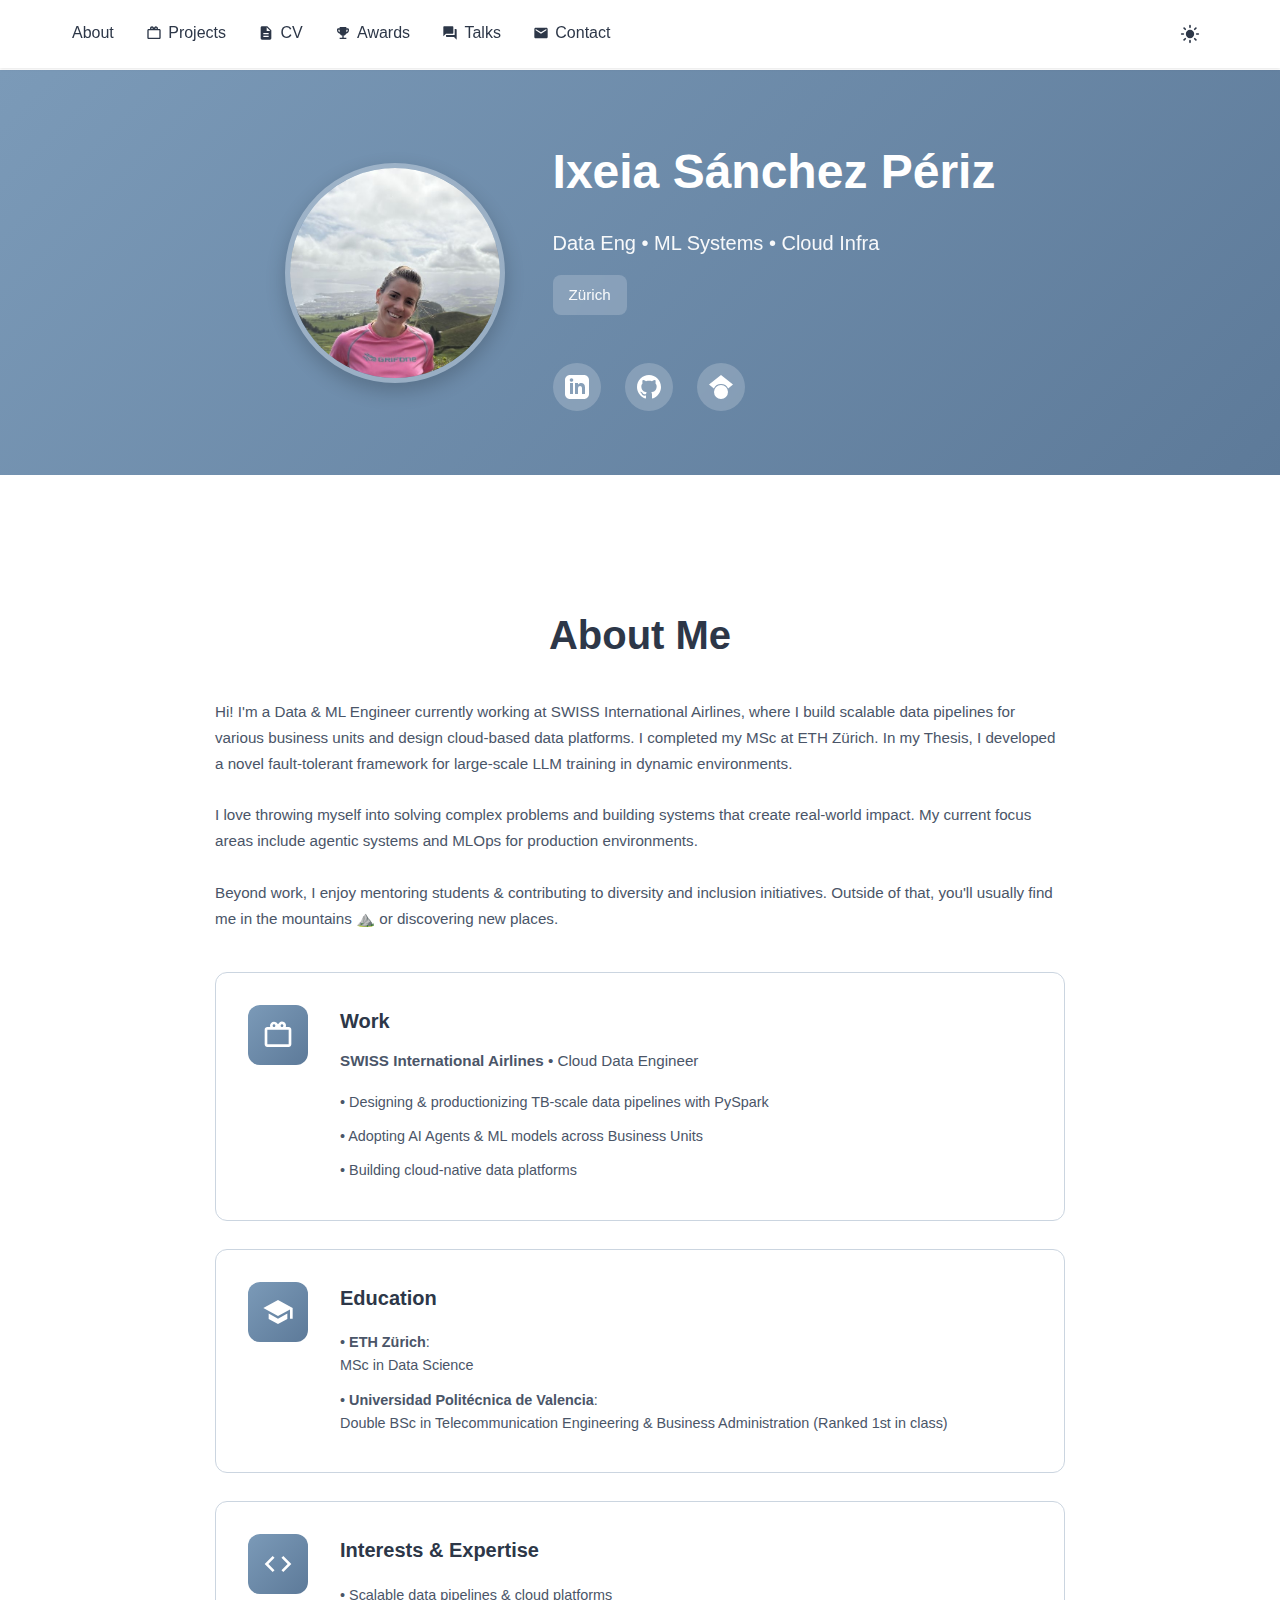
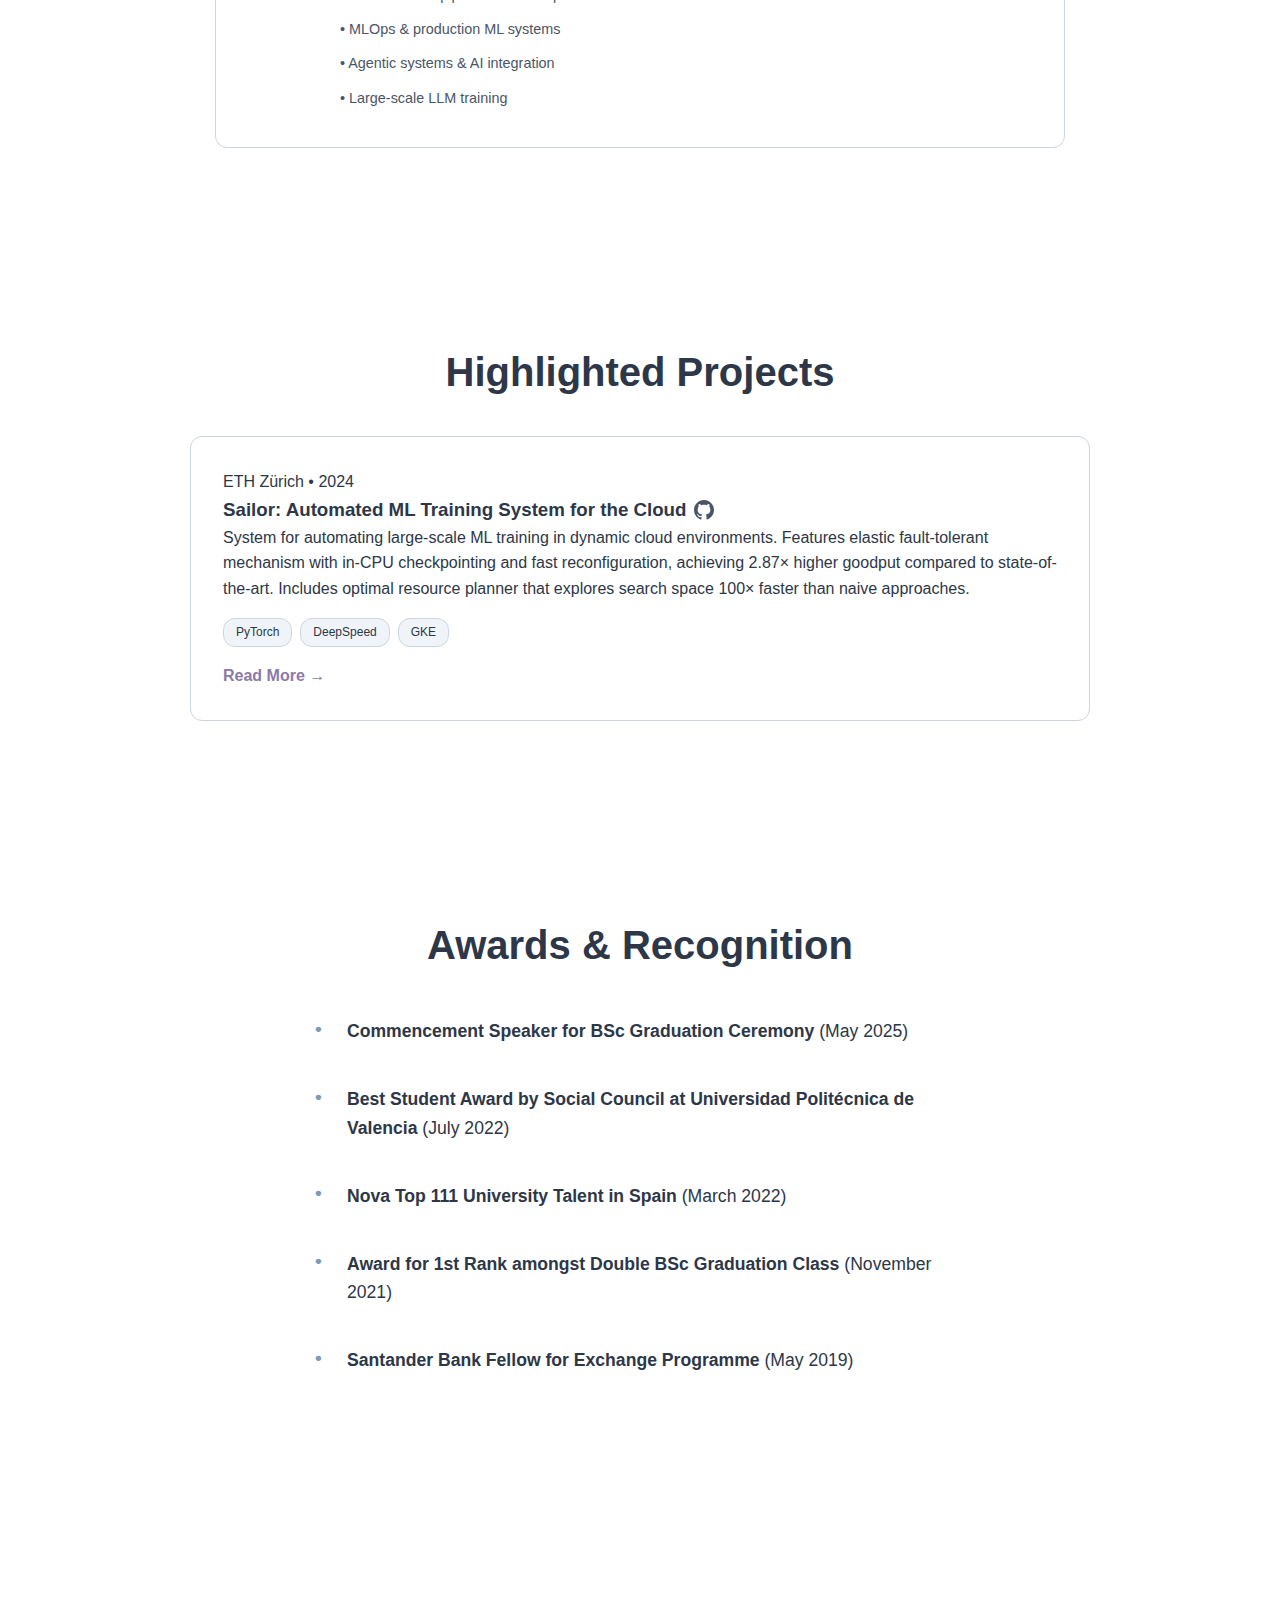
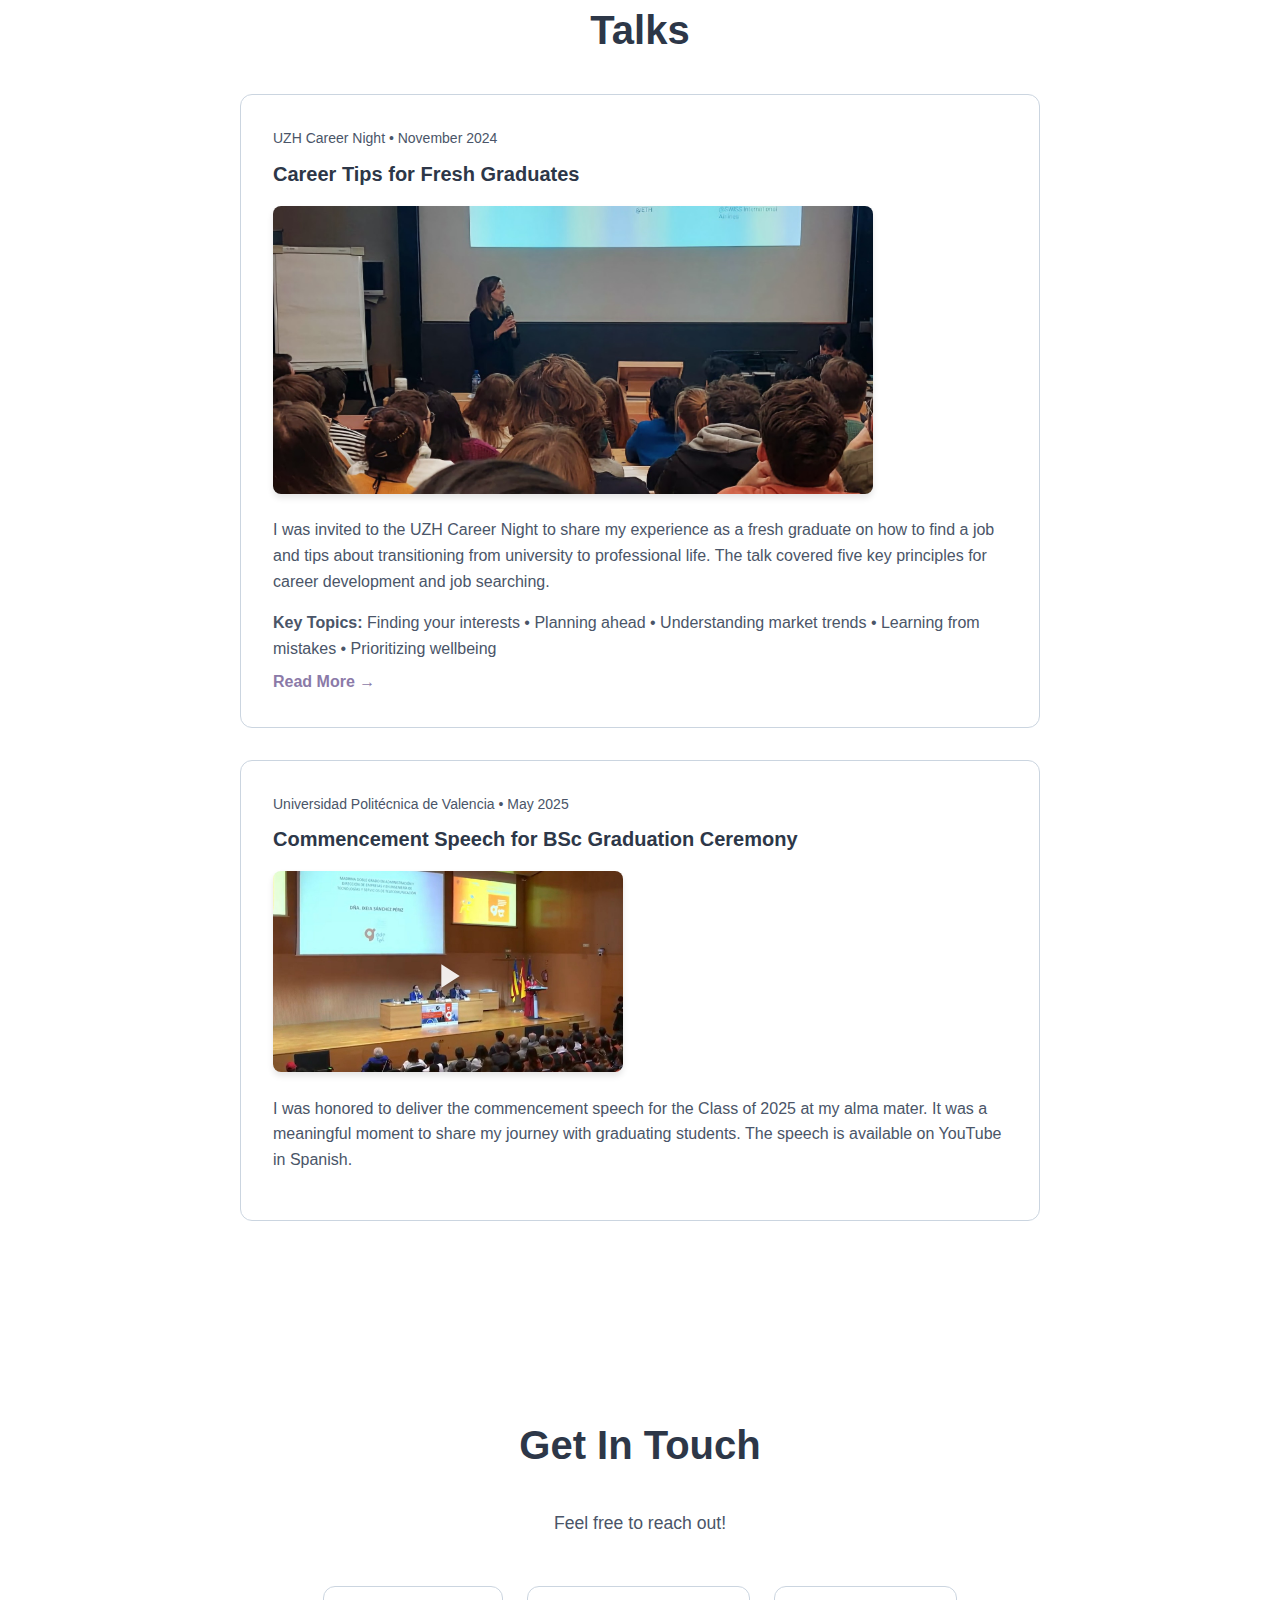
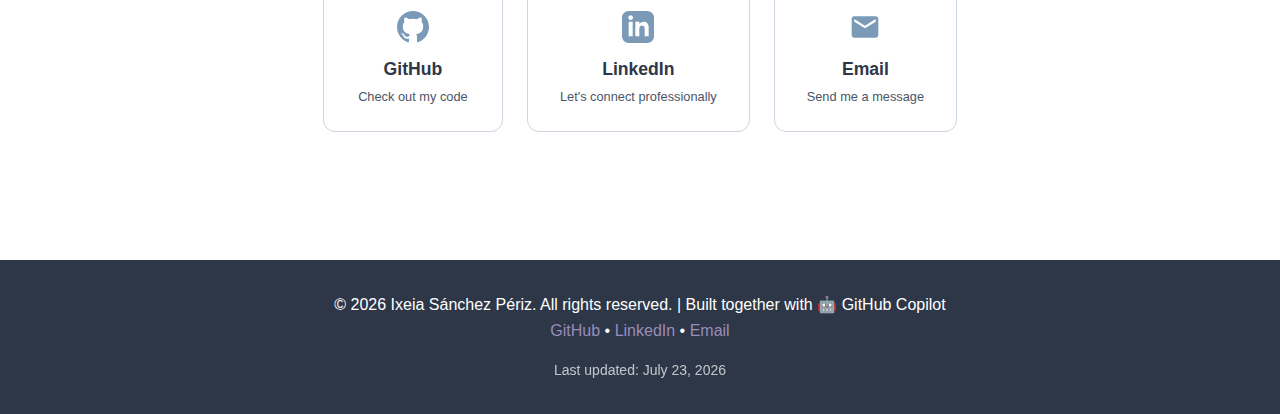
<file: index.html>
<!DOCTYPE html>
<html lang="en">
<head>
    <meta charset="UTF-8">
    <meta name="viewport" content="width=device-width, initial-scale=1.0">
    <title>Ixeia Sánchez Périz</title>
    <link rel="icon" href="data:image/svg+xml,<svg xmlns='http://www.w3.org/2000/svg' viewBox='0 0 100 100'><rect width='100' height='100' rx='20' fill='%23ffffff'/><path d='M20 85 L30 70 Q35 65 40 68 L45 72 Q50 75 55 70 L60 62 Q65 55 70 60 L78 68 Q82 72 85 68 L85 85 Z' fill='%2395c9c9' stroke='%232d3748' stroke-width='2'/><path d='M25 75 L32 65 Q37 58 42 62 L50 70 Q55 74 60 68 L68 58 Q72 53 77 58 L82 65 L82 85 L25 85 Z' fill='%23b8a8d8' opacity='0.7' stroke='%232d3748' stroke-width='2'/><path d='M35 50 L45 30 L50 35 L55 28 L65 45 L70 38 L80 55' fill='none' stroke='%237b9ab8' stroke-width='2.5' stroke-linecap='round' stroke-linejoin='round'/><ellipse cx='18' cy='25' rx='8' ry='5' fill='%23e8a89a' opacity='0.8'/><ellipse cx='25' cy='18' rx='7' ry='4' fill='%23e8a89a' opacity='0.6'/></svg>">
    <style>
        * {
            margin: 0;
            padding: 0;
            box-sizing: border-box;
        }

        :root {
            --primary-color: #7b9ab8;
            --secondary-color: #5d7a99;
            --accent-color: #9ab5ce;
            --text-dark: #2d3748;
            --text-light: #4a5568;
            --bg-light: #f0f4f8;
            --bg-white: #ffffff;
            --border-color: #cbd5e0;
        }

        [data-theme="dark"] {
            --primary-color: #6b8fb0;      /* Navy blue */
            --secondary-color: #7a9fc0;    /* Medium navy */
            --accent-color: #b8a8d8;       /* Purple pastel */
            --text-dark: #e2e8f0;          /* Light text */
            --text-light: #cbd5e0;         /* Muted text */
            --bg-light: #1a202c;           /* Dark background */
            --bg-white: #2d3748;           /* Card background */
            --border-color: #4a5568;       /* Border */
        }

        body {
            font-family: -apple-system, BlinkMacSystemFont, 'Segoe UI', Roboto, 'Helvetica Neue', Arial, sans-serif;
            line-height: 1.6;
            color: var(--text-dark);
            background-color: var(--bg-white);
        }

        /* Navigation */
        nav {
            background-color: var(--bg-white);
            box-shadow: 0 1px 3px rgba(0, 0, 0, 0.1);
            position: fixed;
            width: 100%;
            top: 0;
            z-index: 1000;
        }

        nav .container {
            max-width: 1200px;
            margin: 0 auto;
            padding: 1rem 2rem;
            display: flex;
            justify-content: space-between;
            align-items: center;
        }

        nav .logo {
            font-size: 1.5rem;
            font-weight: 700;
            color: var(--primary-color);
        }

        nav ul {
            list-style: none;
            display: flex;
            gap: 2rem;
        }

        nav a {
            text-decoration: none;
            color: var(--text-dark);
            font-weight: 500;
            transition: color 0.3s;
            display: inline-flex;
            align-items: center;
            gap: 0.4rem;
        }

        nav a:hover {
            color: var(--primary-color);
        }

        nav a svg {
            width: 16px;
            height: 16px;
            flex-shrink: 0;
        }

        .dark-mode-toggle {
            background: none;
            border: none;
            color: var(--text-dark);
            cursor: pointer;
            padding: 0.5rem;
            display: flex;
            align-items: center;
            justify-content: center;
            border-radius: 8px;
            transition: background-color 0.3s, transform 0.2s;
        }

        .dark-mode-toggle:hover {
            background-color: var(--bg-light);
            transform: scale(1.1);
        }

        .dark-mode-toggle svg {
            width: 20px;
            height: 20px;
        }

        /* Scrolling Name Bar */
        .name-bar {
            position: fixed;
            top: 0;
            left: 0;
            width: 100%;
            background-color: var(--bg-white);
            box-shadow: 0 1px 3px rgba(0, 0, 0, 0.1);
            z-index: 999;
            transform: translateY(-100%);
            transition: transform 0.3s ease;
            padding: 0.75rem 2rem;
            display: flex;
            justify-content: center;
            align-items: center;
        }

        .name-bar.visible {
            transform: translateY(0);
        }

        .name-bar h2 {
            font-size: 1.25rem;
            font-weight: 600;
            color: var(--text-dark);
            margin: 0;
        }

        /* Hero Section */
        .hero {
            margin-top: 70px;
            padding: 4rem 2rem;
            background: linear-gradient(135deg, var(--primary-color) 0%, var(--secondary-color) 100%);
            color: white;
            text-align: center;
        }

        .hero-content {
            display: flex;
            align-items: center;
            justify-content: center;
            gap: 3rem;
            max-width: 1200px;
            margin: 0 auto;
        }

        .profile-picture {
            width: 220px;
            height: 220px;
            border-radius: 50%;
            object-fit: cover;
            object-position: center 10%;
            border: 5px solid rgba(255, 255, 255, 0.3);
            box-shadow: 0 8px 20px rgba(0, 0, 0, 0.2);
        }

        .hero-text {
            text-align: left;
        }

        .hero h1 {
            font-size: 3rem;
            margin-bottom: 1rem;
            font-weight: 700;
        }

        .hero p {
            font-size: 1.25rem;
            margin-bottom: 2rem;
            opacity: 0.95;
        }

        .social-links {
            display: flex;
            gap: 1.5rem;
            margin-top: 2rem;
        }

        .social-link {
            display: flex;
            align-items: center;
            justify-content: center;
            width: 48px;
            height: 48px;
            background-color: rgba(255, 255, 255, 0.2);
            border-radius: 50%;
            color: white;
            transition: all 0.3s ease;
            backdrop-filter: blur(10px);
        }

        .social-link:hover {
            background-color: rgba(255, 255, 255, 0.3);
            transform: translateY(-3px);
            box-shadow: 0 5px 15px rgba(0, 0, 0, 0.2);
        }

        .social-link svg {
            width: 24px;
            height: 24px;
        }

        .hero .cta-button {
            display: inline-block;
            padding: 0.75rem 2rem;
            background-color: white;
            color: var(--primary-color);
            text-decoration: none;
            border-radius: 8px;
            font-weight: 600;
            transition: transform 0.3s, box-shadow 0.3s;
            margin: 0 0.5rem;
        }

        .hero .cta-button:hover {
            transform: translateY(-2px);
            box-shadow: 0 10px 25px rgba(0, 0, 0, 0.2);
        }

        /* Container */
        .container {
            max-width: 1200px;
            margin: 0 auto;
            padding: 4rem 2rem;
        }

        /* Section Styles */
        section {
            margin-bottom: 4rem;
        }

        section h2 {
            font-size: 2.5rem;
            margin-bottom: 2rem;
            color: var(--text-dark);
            text-align: center;
        }

        /* About Section */
        .about-content {
            max-width: 850px;
            margin: 0 auto;
        }

        .about-grid {
            display: flex;
            flex-direction: column;
            gap: 1.75rem;
            margin-top: 2rem;
        }

        .about-card {
            background-color: var(--bg-white);
            border: 1px solid var(--border-color);
            border-radius: 12px;
            padding: 2rem;
            display: flex;
            align-items: flex-start;
            gap: 2rem;
            transition: transform 0.3s, box-shadow 0.3s;
        }

        .about-card:hover {
            transform: translateX(5px);
            box-shadow: 0 10px 25px rgba(0, 0, 0, 0.1);
        }

        .about-card-icon {
            width: 60px;
            height: 60px;
            flex-shrink: 0;
            display: flex;
            align-items: center;
            justify-content: center;
            background: linear-gradient(135deg, var(--primary-color) 0%, var(--secondary-color) 100%);
            border-radius: 12px;
        }

        .about-card-icon svg {
            width: 32px;
            height: 32px;
            color: white;
        }

        .about-card-content {
            flex: 1;
        }

        .about-card h3 {
            font-size: 1.25rem;
            margin-bottom: 0.75rem;
            color: var(--text-dark);
        }

        .about-card p {
            color: var(--text-light);
            font-size: 0.95rem;
            line-height: 1.6;
            margin-bottom: 0.75rem;
        }

        .about-card ul {
            list-style: none;
            padding: 0;
            margin-top: 0.5rem;
        }

        .about-card ul li {
            color: var(--text-light);
            font-size: 0.9rem;
            padding: 0.35rem 0;
        }

        .about-intro {
            text-align: left;
            color: var(--text-light);
            font-size: 0.95rem;
            line-height: 1.7;
            margin-bottom: 2.5rem;
        }

        @media (max-width: 768px) {
            .about-card {
                flex-direction: column;
                text-align: center;
            }

            .about-card ul {
                grid-template-columns: 1fr;
            }
        }

        /* Blog Posts */
        .posts-grid {
            display: grid;
            grid-template-columns: repeat(auto-fill, minmax(350px, 1fr));
            gap: 2rem;
            margin-top: 2rem;
        }

        .post-card {
            background-color: var(--bg-white);
            border: 1px solid var(--border-color);
            border-radius: 12px;
            padding: 2rem;
            transition: transform 0.3s, box-shadow 0.3s;
        }

        .post-card:hover {
            transform: translateY(-5px);
            box-shadow: 0 10px 25px rgba(0, 0, 0, 0.1);
        }

        .post-card .post-date {
            color: var(--text-light);
            font-size: 0.875rem;
            margin-bottom: 0.5rem;
        }

        .post-card h3 {
            font-size: 1.5rem;
            margin-bottom: 1rem;
            color: var(--text-dark);
        }

        .post-card p {
            color: var(--text-light);
            margin-bottom: 1rem;
        }

        .post-card .read-more,
        .project-card .read-more {
            color: #8b7aa8;
            text-decoration: none;
            font-weight: 600;
            display: inline-flex;
            align-items: center;
        }

        .post-card .read-more:hover,
        .project-card .read-more:hover {
            color: #7a6997;
        }

        [data-theme="dark"] .post-card .read-more,
        [data-theme="dark"] .project-card .read-more {
            color: #e0d4f7;
        }

        [data-theme="dark"] .post-card .read-more:hover,
        [data-theme="dark"] .project-card .read-more:hover {
            color: #f0e8ff;
        }

        .talk-item .read-more {
            color: #8b7aa8;
            text-decoration: none;
            font-weight: 600;
            display: inline-flex;
            align-items: center;
        }

        .talk-item .read-more:hover {
            color: #7a6997;
        }

        [data-theme="dark"] .talk-item .read-more {
            color: #e0d4f7;
        }

        [data-theme="dark"] .talk-item .read-more:hover {
            color: #f0e8ff;
        }

        .talk-content a {
            color: #8b7aa8;
            text-decoration: none;
            font-weight: 500;
        }

        .talk-content a:hover {
            text-decoration: underline;
        }

        [data-theme="dark"] .talk-content a {
            color: #e0d4f7;
        }

        [data-theme="dark"] .talk-content a:hover {
            color: #f0e8ff;
        }

        .tech-tags {
            display: flex;
            flex-wrap: wrap;
            gap: 0.5rem;
            margin-top: 1rem;
            margin-bottom: 1rem;
        }

        .tech-tag {
            padding: 0.25rem 0.75rem;
            background-color: var(--bg-light);
            border: 1px solid var(--border-color);
            border-radius: 12px;
            font-size: 0.75rem;
            color: var(--text-dark);
            font-weight: 500;
        }

        /* Project Cards - Full Width */
        .projects-list {
            max-width: 900px;
            margin: 0 auto;
            display: flex;
            flex-direction: column;
            gap: 2rem;
        }

        .project-card {
            background-color: var(--bg-white);
            border: 1px solid var(--border-color);
            border-radius: 12px;
            padding: 2rem;
            transition: transform 0.3s, box-shadow 0.3s;
        }

        .project-card:hover {
            transform: translateY(-5px);
            box-shadow: 0 10px 25px rgba(0, 0, 0, 0.1);
        }

        /* Awards - List Style */
        .awards-list {
            max-width: 650px;
            margin: 0 auto;
            list-style: none;
            padding-left: 0;
        }

        .award-item {
            padding: 0.5rem 0 0.5rem 2rem;
            margin-bottom: 1rem;
            position: relative;
        }

        .award-item:before {
            content: "•";
            position: absolute;
            left: 0;
            top: 0.6rem;
            color: var(--primary-color);
            font-weight: bold;
            font-size: 1.2rem;
            line-height: 1;
        }

        .award-item .post-date {
            color: var(--text-light);
            font-size: 0.875rem;
            font-weight: 500;
            display: inline-block;
            margin-bottom: 0.25rem;
        }

        .award-item h3 {
            font-size: 1.1rem;
            margin-bottom: 0.5rem;
            color: var(--text-dark);
            font-weight: 600;
        }

        .award-item h3::after {
            font-weight: 400;
        }

        .award-item p {
            display: none;
        }

        /* Talks - Card Style */
        .talks-list {
            max-width: 800px;
            margin: 0 auto;
            display: flex;
            flex-direction: column;
            gap: 2rem;
        }

        .talk-item {
            background-color: var(--bg-white);
            border: 1px solid var(--border-color);
            border-radius: 12px;
            padding: 2rem;
            transition: transform 0.3s, box-shadow 0.3s;
        }

        .talk-item:hover {
            transform: translateY(-5px);
            box-shadow: 0 10px 25px rgba(0, 0, 0, 0.1);
        }

        .talk-item .post-date {
            color: var(--text-light);
            font-size: 0.875rem;
            margin-bottom: 0.5rem;
        }

        .talk-item h3 {
            font-size: 1.25rem;
            margin-bottom: 0.5rem;
            color: var(--text-dark);
            font-weight: 600;
        }

        .talk-item p {
            color: var(--text-light);
            margin: 0;
            font-size: 1rem;
        }

        /* Contact Section */
        .contact-links {
            display: flex;
            justify-content: center;
            gap: 1.5rem;
            flex-wrap: wrap;
            max-width: 1000px;
            margin: 0 auto;
        }

        .contact-card {
            display: flex;
            flex-direction: column;
            align-items: center;
            gap: 0.75rem;
            padding: 1.5rem 2rem;
            background-color: var(--bg-white);
            border: 1px solid var(--border-color);
            border-radius: 12px;
            text-decoration: none;
            color: var(--text-dark);
            transition: all 0.3s ease;
            min-width: 180px;
        }

        .contact-card:hover {
            transform: translateY(-5px);
            box-shadow: 0 10px 25px rgba(0, 0, 0, 0.1);
            border-color: var(--primary-color);
        }

        .contact-card svg {
            color: var(--primary-color);
            flex-shrink: 0;
        }

        .contact-card div {
            text-align: center;
        }

        .contact-card h3 {
            font-size: 1.1rem;
            margin-bottom: 0.25rem;
            color: var(--text-dark);
        }

        .contact-card p {
            font-size: 0.8rem;
            color: var(--text-light);
            margin: 0;
        }

        /* Footer */
        footer {
            background-color: #2d3748;
            color: white;
            text-align: center;
            padding: 2rem;
        }

        [data-theme="dark"] footer {
            background-color: #1a202c;
        }

        footer a {
            color: #9b8bb8;
            text-decoration: none;
        }

        [data-theme="dark"] footer a {
            color: #c9b8e8;
        }

        footer a:hover {
            text-decoration: underline;
        }

        /* Responsive Design */
        @media (max-width: 768px) {
            nav ul {
                gap: 1rem;
                font-size: 0.875rem;
            }

            .hero-content {
                flex-direction: column;
                gap: 2rem;
            }

            .hero-text {
                text-align: center;
            }

            .profile-picture {
                width: 150px;
                height: 150px;
            }

            .hero h1 {
                font-size: 2rem;
            }

            .hero p {
                font-size: 1rem;
            }

            .social-links {
                justify-content: center;
            }

            .posts-grid {
                grid-template-columns: 1fr;
            }

            .contact-links {
                flex-direction: column;
            }

            .contact-card {
                min-width: 100%;
            }

            section h2 {
                font-size: 2rem;
            }
        }
    </style>
</head>
<body>
    <!-- Scrolling Name Bar -->
    <div class="name-bar" id="nameBar">
        <h2>Ixeia Sánchez Périz</h2>
    </div>

    <!-- Navigation -->
    <nav>
        <div class="container">
            <ul>
                <li><a href="#about">About</a></li>
                <li><a href="#work">
                    <svg viewBox="0 0 24 24" fill="currentColor">
                        <path d="M20 6h-2.18c.11-.31.18-.65.18-1a2.996 2.996 0 0 0-5.5-1.65l-.5.67-.5-.68C10.96 2.54 10.05 2 9 2 7.34 2 6 3.34 6 5c0 .35.07.69.18 1H4c-1.11 0-1.99.89-1.99 2L2 19c0 1.11.89 2 2 2h16c1.11 0 2-.89 2-2V8c0-1.11-.89-2-2-2zM9 4c.55 0 1 .45 1 1s-.45 1-1 1-1-.45-1-1 .45-1 1-1zm6 0c.55 0 1 .45 1 1s-.45 1-1 1-1-.45-1-1 .45-1 1-1zM4 19V8h16v11H4z"/>
                    </svg>
                    Projects
                </a></li>
                <li><a href="assets/CV_Ixeia.pdf" download>
                    <svg viewBox="0 0 24 24" fill="currentColor">
                        <path d="M14 2H6c-1.1 0-1.99.9-1.99 2L4 20c0 1.1.89 2 1.99 2H18c1.1 0 2-.9 2-2V8l-6-6zm2 16H8v-2h8v2zm0-4H8v-2h8v2zm-3-5V3.5L18.5 9H13z"/>
                    </svg>
                    CV
                </a></li>
                <li><a href="#awards">
                    <svg viewBox="0 0 24 24" fill="currentColor">
                        <path d="M19 5h-2V3H7v2H5c-1.1 0-2 .9-2 2v1c0 2.55 1.92 4.63 4.39 4.94.63 1.5 1.98 2.63 3.61 2.96V19H7v2h10v-2h-4v-3.1c1.63-.33 2.98-1.46 3.61-2.96C19.08 12.63 21 10.55 21 8V7c0-1.1-.9-2-2-2zM5 8V7h2v3.82C5.84 10.4 5 9.3 5 8zm14 0c0 1.3-.84 2.4-2 2.82V7h2v1z"/>
                    </svg>
                    Awards
                </a></li>
                <li><a href="#talks">
                    <svg viewBox="0 0 24 24" fill="currentColor">
                        <path d="M21 6h-2v9H6v2c0 .55.45 1 1 1h11l4 4V7c0-.55-.45-1-1-1zm-4 6V3c0-.55-.45-1-1-1H3c-.55 0-1 .45-1 1v14l4-4h10c.55 0 1-.45 1-1z"/>
                    </svg>
                    Talks
                </a></li>
                <li><a href="#contact">
                    <svg viewBox="0 0 24 24" fill="currentColor">
                        <path d="M20 4H4c-1.1 0-1.99.9-1.99 2L2 18c0 1.1.9 2 2 2h16c1.1 0 2-.9 2-2V6c0-1.1-.9-2-2-2zm0 4l-8 5-8-5V6l8 5 8-5v2z"/>
                    </svg>
                    Contact
                </a></li>
            </ul>
            <button id="darkModeToggle" class="dark-mode-toggle" aria-label="Toggle dark mode">
                <svg class="sun-icon" viewBox="0 0 24 24" width="20" height="20" fill="currentColor" stroke="currentColor" stroke-width="2" stroke-linecap="round" stroke-linejoin="round">
                    <circle cx="12" cy="12" r="4" fill="currentColor"/>
                    <path d="M12 2v2m0 16v2M4.93 4.93l1.41 1.41m11.32 11.32l1.41 1.41M2 12h2m16 0h2M4.93 19.07l1.41-1.41m11.32-11.32l1.41-1.41" fill="none"/>
                </svg>
                <svg class="moon-icon" viewBox="0 0 24 24" width="20" height="20" fill="currentColor" style="display: none;">
                    <path d="M21 12.79A9 9 0 1 1 11.21 3 7 7 0 0 0 21 12.79z"/>
                </svg>
            </button>
        </div>
    </nav>

    <!-- Hero Section -->
    <section class="hero">
        <div class="hero-content">
            <img src="assets/profile_small.jpg" alt="Ixeia Sánchez Périz" class="profile-picture" onerror="this.src='data:image/svg+xml,%3Csvg xmlns=%22http://www.w3.org/2000/svg%22 width=%22150%22 height=%22150%22%3E%3Ccircle cx=%2275%22 cy=%2775%22 r=%2775%22 fill=%22%23cbd5e0%22/%3E%3Ctext x=%2250%25%22 y=%2250%25%22 text-anchor=%22middle%22 dy=%22.3em%22 font-size=%2260%22 fill=%22%23fff%22%3EI%3C/text%3E%3C/svg%3E'">
            <div class="hero-text">
                <h1>Ixeia Sánchez Périz</h1>
                <p style="margin-bottom: 0.5rem;">Data Eng • ML Systems • Cloud Infra</p>
                <p style="display: inline-block; margin-top: 0.5rem; margin-bottom: 1rem; padding: 0.5rem 1rem; background-color: rgba(255, 255, 255, 0.2); border-radius: 8px; font-size: 0.95rem; backdrop-filter: blur(10px);">Zürich</p>
                <div class="social-links">
                    <a href="https://www.linkedin.com/in/ixeia-s-p/" target="_blank" class="social-link" title="LinkedIn">
                        <svg viewBox="0 0 24 24" width="24" height="24" fill="currentColor">
                            <path d="M19 0h-14c-2.761 0-5 2.239-5 5v14c0 2.761 2.239 5 5 5h14c2.762 0 5-2.239 5-5v-14c0-2.761-2.238-5-5-5zm-11 19h-3v-11h3v11zm-1.5-12.268c-.966 0-1.75-.79-1.75-1.764s.784-1.764 1.75-1.764 1.75.79 1.75 1.764-.783 1.764-1.75 1.764zm13.5 12.268h-3v-5.604c0-3.368-4-3.113-4 0v5.604h-3v-11h3v1.765c1.396-2.586 7-2.777 7 2.476v6.759z"/>
                        </svg>
                    </a>
                    <a href="https://github.com/ixsanpe" target="_blank" class="social-link" title="GitHub">
                        <svg viewBox="0 0 24 24" width="24" height="24" fill="currentColor">
                            <path d="M12 0c-6.626 0-12 5.373-12 12 0 5.302 3.438 9.8 8.207 11.387.599.111.793-.261.793-.577v-2.234c-3.338.726-4.033-1.416-4.033-1.416-.546-1.387-1.333-1.756-1.333-1.756-1.089-.745.083-.729.083-.729 1.205.084 1.839 1.237 1.839 1.237 1.07 1.834 2.807 1.304 3.492.997.107-.775.418-1.305.762-1.604-2.665-.305-5.467-1.334-5.467-5.931 0-1.311.469-2.381 1.236-3.221-.124-.303-.535-1.524.117-3.176 0 0 1.008-.322 3.301 1.23.957-.266 1.983-.399 3.003-.404 1.02.005 2.047.138 3.006.404 2.291-1.552 3.297-1.23 3.297-1.23.653 1.653.242 2.874.118 3.176.77.84 1.235 1.911 1.235 3.221 0 4.609-2.807 5.624-5.479 5.921.43.372.823 1.102.823 2.222v3.293c0 .319.192.694.801.576 4.765-1.589 8.199-6.086 8.199-11.386 0-6.627-5.373-12-12-12z"/>
                        </svg>
                    </a>
                    <a href="https://scholar.google.com/citations?user=iWlPeUYAAAAJ&hl=en" target="_blank" class="social-link" title="Google Scholar">
                        <svg viewBox="0 0 24 24" width="24" height="24" fill="currentColor">
                            <path d="M12 24a7 7 0 1 1 0-14 7 7 0 0 1 0 14zm0-24L0 9.5l4.838 3.94A8 8 0 0 1 12 9a8 8 0 0 1 7.162 4.44L24 9.5z"/>
                        </svg>
                    </a>
                </div>
            </div>
        </div>
    </section>

    <!-- About Section -->
    <section id="about">
        <div class="container">
            <h2>
                About Me
            </h2>
            <div class="about-content">
                <p class="about-intro">
                    Hi! I'm a Data & ML Engineer currently working at SWISS International Airlines, where I build scalable data pipelines for various business units and design cloud-based data platforms.
                    I completed my MSc at ETH Zürich. In my Thesis, I developed a novel fault-tolerant framework for large-scale LLM training in dynamic environments.
                    <br>
                    <br>I love throwing myself into solving complex problems and building systems that create real-world impact. My current focus areas include agentic systems and MLOps for production environments.
                    <br>
                    <br>Beyond work, I enjoy mentoring students & contributing to diversity and inclusion initiatives. Outside of that, you'll usually find me in the mountains ⛰️ or discovering new places.
                </p>
                
                <div class="about-grid">
                    <div class="about-card">
                        <div class="about-card-icon">
                            <svg viewBox="0 0 24 24" fill="currentColor">
                                <path d="M20 6h-2.18c.11-.31.18-.65.18-1a2.996 2.996 0 0 0-5.5-1.65l-.5.67-.5-.68C10.96 2.54 10.05 2 9 2 7.34 2 6 3.34 6 5c0 .35.07.69.18 1H4c-1.11 0-1.99.89-1.99 2L2 19c0 1.11.89 2 2 2h16c1.11 0 2-.89 2-2V8c0-1.11-.89-2-2-2zM9 4c.55 0 1 .45 1 1s-.45 1-1 1-1-.45-1-1 .45-1 1-1zm6 0c.55 0 1 .45 1 1s-.45 1-1 1-1-.45-1-1 .45-1 1-1zM4 19V8h16v11H4z"/>
                            </svg>
                        </div>
                        <div class="about-card-content">
                            <h3>Work</h3>
                            <p><strong>SWISS International Airlines</strong> • Cloud Data Engineer</p>
                            <ul>
                                <li>• Designing & productionizing TB-scale data pipelines with PySpark</li>
                                <li>• Adopting AI Agents & ML models across Business Units</li>
                                <li>• Building cloud-native data platforms</li>
                            </ul>
                        </div>
                    </div>

                    <div class="about-card">
                        <div class="about-card-icon">
                            <svg viewBox="0 0 24 24" fill="currentColor">
                                <path d="M5 13.18v4L12 21l7-3.82v-4L12 17l-7-3.82zM12 3L1 9l11 6 9-4.91V17h2V9L12 3z"/>
                            </svg>
                        </div>
                        <div class="about-card-content">
                            <h3>Education</h3>
                            <ul>
                                <li>• <strong>ETH Zürich</strong>:<br>MSc in Data Science</li>
                                <li>• <strong>Universidad Politécnica de Valencia</strong>:
                                    <br>Double BSc in Telecommunication Engineering & Business Administration (Ranked 1st in class)   
                                </li>
                            </ul>
                        </div>
                    </div>

                    <div class="about-card">
                        <div class="about-card-icon">
                            <svg viewBox="0 0 24 24" fill="currentColor">
                                <path d="M9.4 16.6L4.8 12l4.6-4.6L8 6l-6 6 6 6 1.4-1.4zm5.2 0l4.6-4.6-4.6-4.6L16 6l6 6-6 6-1.4-1.4z"/>
                            </svg>
                        </div>
                        <div class="about-card-content">
                            <h3>Interests & Expertise</h3>
                            <ul>
                                <li>• Scalable data pipelines & cloud platforms</li>
                                <li>• MLOps & production ML systems</li>
                                <li>• Agentic systems & AI integration</li>
                                <li>• Large-scale LLM training</li>
                            </ul>
                            <!-- <p style="font-size: 0.85rem; margin-top: 1rem;">
                                <strong>Key achievements:</strong> Reduced pipeline processing times from 6h to 30m • 6+ months zero downtime • LLM training systems for 1.5B+ parameters
                            </p> -->
                        </div>
                    </div>
                </div>
            </div>
        </div>
    </section>

    <!-- Projects Section -->
    <section id="work">
        <div class="container">
            <h2>Highlighted Projects</h2>
            <div class="projects-list">
                <article class="project-card">
                    <div class="post-date">ETH Zürich • 2024</div>
                    <h3 style="display: flex; align-items: center; gap: 0.5rem; flex-wrap: wrap;">
                        Sailor: Automated ML Training System for the Cloud
                        <a href="https://github.com/eth-easl/sailor" target="_blank" style="display: inline-flex; align-items: center; color: var(--text-light); transition: color 0.3s;" title="View on GitHub">
                            <svg viewBox="0 0 24 24" width="20" height="20" fill="currentColor">
                                <path d="M12 0c-6.626 0-12 5.373-12 12 0 5.302 3.438 9.8 8.207 11.387.599.111.793-.261.793-.577v-2.234c-3.338.726-4.033-1.416-4.033-1.416-.546-1.387-1.333-1.756-1.333-1.756-1.089-.745.083-.729.083-.729 1.205.084 1.839 1.237 1.839 1.237 1.07 1.834 2.807 1.304 3.492.997.107-.775.418-1.305.762-1.604-2.665-.305-5.467-1.334-5.467-5.931 0-1.311.469-2.381 1.236-3.221-.124-.303-.535-1.524.117-3.176 0 0 1.008-.322 3.301 1.23.957-.266 1.983-.399 3.003-.404 1.02.005 2.047.138 3.006.404 2.291-1.552 3.297-1.23 3.297-1.23.653 1.653.242 2.874.118 3.176.77.84 1.235 1.911 1.235 3.221 0 4.609-2.807 5.624-5.479 5.921.43.372.823 1.102.823 2.222v3.293c0 .319.192.694.801.576 4.765-1.589 8.199-6.086 8.199-11.386 0-6.627-5.373-12-12-12z"/>
                            </svg>
                        </a>
                    </h3>
                    <p>
                        System for automating large-scale ML training in dynamic cloud environments.
                        Features elastic fault-tolerant mechanism with in-CPU checkpointing and fast reconfiguration,
                        achieving 2.87× higher goodput compared to state-of-the-art.
                        Includes optimal resource planner that explores search space 100× faster than naive approaches.
                    </p>
                    <div class="tech-tags">
                        <span class="tech-tag">PyTorch</span>
                        <span class="tech-tag">DeepSpeed</span>
                        <span class="tech-tag">GKE</span>
                    </div>
                    <a href="projects/sailor-llm.html" class="read-more">Read More →</a>
                </article>
            </div>
        </div>
    </section>

    <!-- Awards Section -->
    <section id="awards">
        <div class="container">
            <h2>Awards & Recognition</h2>
            <ul class="awards-list">
                <li class="award-item">
                    <h3>Commencement Speaker for BSc Graduation Ceremony <span style="font-weight: 400;">(May 2025)</span></h3>
                    <p>Selected to deliver the commencement speech at the BSc Graduation Ceremony at Universidad Politécnica de Valencia, representing the graduating class and sharing insights on the journey from university to professional life.</p>
                </li>

                <li class="award-item">
                    <h3>Best Student Award by Social Council at Universidad Politécnica de Valencia <span style="font-weight: 400;">(July 2022)</span></h3>
                    <p>Awarded by the Social Council of Universidad Politécnica de Valencia for outstanding academic achievement and contribution to the university community throughout my degree program.</p>
                </li>

                <li class="award-item">
                    <h3>Nova Top 111 University Talent in Spain <span style="font-weight: 400;">(March 2022)</span></h3>
                    <p>Recognized as one of the top 111 university talents in Spain by Nova, highlighting exceptional academic performance and potential for future professional success.</p>
                </li>

                <li class="award-item">
                    <h3>Award for 1st Rank amongst Double BSc Graduation Class <span style="font-weight: 400;">(November 2021)</span></h3>
                    <p>Graduated with the highest GPA in my class from the double degree program in Telecommunication Engineering and Business Administration at Universidad Politécnica de Valencia.</p>
                </li>

                <li class="award-item">
                    <h3>Santander Bank Fellow for Exchange Programme <span style="font-weight: 400;">(May 2019)</span></h3>
                    <p>Selected as a Santander Bank Fellow for academic merit, receiving funding support for an international exchange program to broaden academic and cultural perspectives.</p>
                </li>
            </ul>
        </div>
    </section>

    <!-- Talks Section -->
    <section id="talks">
        <div class="container">
            <h2>Talks</h2>
            <div class="talks-list">
                <div class="talk-item">
                    <div class="post-date">UZH Career Night • November 2024</div>
                    <h3>Career Tips for Fresh Graduates</h3>
                    <div style="margin: 1rem 0;">
                        <img src="assets/2024113_UZH_talk.jpg" alt="UZH Career Night Talk" style="width: 100%; max-width: 600px; border-radius: 8px; box-shadow: 0 4px 6px rgba(0, 0, 0, 0.1);">
                    </div>
                    <p style="margin-bottom: 1rem;">I was invited to the UZH Career Night to share my experience as a fresh graduate on how to find a job
                        and tips about transitioning from university to professional life. The talk covered five key principles for career development and job searching.</p>
                    
                    <div class="talk-preview">
                        <p style="margin-bottom: 0.5rem; color: var(--text-light);"><strong>Key Topics:</strong> Finding your interests • Planning ahead • Understanding market trends • Learning from mistakes • Prioritizing wellbeing</p>
                    </div>
                    
                    <a href="talks/uzh-career-night-2024.html" class="read-more">Read More →</a>
                </div>

                <div class="talk-item">
                    <div class="post-date">Universidad Politécnica de Valencia • May 2025</div>
                    <h3>Commencement Speech for BSc Graduation Ceremony</h3>
                    <div style="margin: 1rem 0;">
                        <a href="https://www.youtube.com/watch?v=Q9edBOO_sYo" target="_blank" style="display: block; position: relative; max-width: 350px;">
                            <img src="assets/commencement_speech_thumbnail.jpg" alt="Commencement Speech" style="width: 100%; border-radius: 8px; box-shadow: 0 4px 6px rgba(0, 0, 0, 0.1);" onerror="this.src='data:image/svg+xml,%3Csvg xmlns=%22http://www.w3.org/2000/svg%22 width=%22350%22 height=%22197%22%3E%3Crect width=%22350%22 height=%22197%22 fill=%22%23cbd5e0%22/%3E%3Ctext x=%2250%25%22 y=%2250%25%22 text-anchor=%22middle%22 dy=%22.3em%22 font-size=%2216%22 fill=%22%234a5568%22%3ECommencement Speech%3C/text%3E%3C/svg%3E'">
                            <svg viewBox="0 0 24 24" style="position: absolute; top: 50%; left: 50%; transform: translate(-50%, -50%); width: 40px; height: 40px; fill: white; opacity: 0.9; filter: drop-shadow(0 2px 4px rgba(0,0,0,0.3));">
                                <path d="M8 5v14l11-7z"/>
                            </svg>
                        </a>
                    </div>
                    <p style="margin-bottom: 1rem;">I was honored to deliver the commencement speech for the Class of 2025 at my alma mater.
                        It was a meaningful moment to share my journey with graduating students. The speech is available on YouTube in Spanish.</p>
            </div>
        </div>
    </section>

    <!-- Contact Section -->
    <section id="contact">
        <div class="container" style="text-align: center;">
            <h2>Get In Touch</h2>
            <p style="color: var(--text-light); margin-bottom: 3rem; font-size: 1.1rem;">
                Feel free to reach out!
            </p>
            <div class="contact-links">
                <a href="https://github.com/ixsanpe" target="_blank" class="contact-card">
                    <svg viewBox="0 0 24 24" width="32" height="32" fill="currentColor">
                        <path d="M12 0c-6.626 0-12 5.373-12 12 0 5.302 3.438 9.8 8.207 11.387.599.111.793-.261.793-.577v-2.234c-3.338.726-4.033-1.416-4.033-1.416-.546-1.387-1.333-1.756-1.333-1.756-1.089-.745.083-.729.083-.729 1.205.084 1.839 1.237 1.839 1.237 1.07 1.834 2.807 1.304 3.492.997.107-.775.418-1.305.762-1.604-2.665-.305-5.467-1.334-5.467-5.931 0-1.311.469-2.381 1.236-3.221-.124-.303-.535-1.524.117-3.176 0 0 1.008-.322 3.301 1.23.957-.266 1.983-.399 3.003-.404 1.02.005 2.047.138 3.006.404 2.291-1.552 3.297-1.23 3.297-1.23.653 1.653.242 2.874.118 3.176.77.84 1.235 1.911 1.235 3.221 0 4.609-2.807 5.624-5.479 5.921.43.372.823 1.102.823 2.222v3.293c0 .319.192.694.801.576 4.765-1.589 8.199-6.086 8.199-11.386 0-6.627-5.373-12-12-12z"/>
                    </svg>
                    <div>
                        <h3>GitHub</h3>
                        <p>Check out my code</p>
                    </div>
                </a>
                <a href="https://www.linkedin.com/in/ixeia-s-p/" target="_blank" class="contact-card">
                    <svg viewBox="0 0 24 24" width="32" height="32" fill="currentColor">
                        <path d="M19 0h-14c-2.761 0-5 2.239-5 5v14c0 2.761 2.239 5 5 5h14c2.762 0 5-2.239 5-5v-14c0-2.761-2.238-5-5-5zm-11 19h-3v-11h3v11zm-1.5-12.268c-.966 0-1.75-.79-1.75-1.764s.784-1.764 1.75-1.764 1.75.79 1.75 1.764-.783 1.764-1.75 1.764zm13.5 12.268h-3v-5.604c0-3.368-4-3.113-4 0v5.604h-3v-11h3v1.765c1.396-2.586 7-2.777 7 2.476v6.759z"/>
                    </svg>
                    <div>
                        <h3>LinkedIn</h3>
                        <p>Let's connect professionally</p>
                    </div>
                </a>
                <a href="mailto:ixeiasp98@gmail.com" class="contact-card">
                    <svg viewBox="0 0 24 24" width="32" height="32" fill="currentColor">
                        <path d="M20 4H4c-1.1 0-1.99.9-1.99 2L2 18c0 1.1.9 2 2 2h16c1.1 0 2-.9 2-2V6c0-1.1-.9-2-2-2zm0 4l-8 5-8-5V6l8 5 8-5v2z"/>
                    </svg>
                    <div>
                        <h3>Email</h3>
                        <p>Send me a message</p>
                    </div>
                </a>
            </div>
        </div>
    </section>

    <!-- Footer -->
    <footer>
        <p>&copy; <span id="currentYear"></span> Ixeia Sánchez Périz. All rights reserved. | Built together with 🤖 GitHub Copilot</p>
        <p><a href="https://github.com/ixsanpe">GitHub</a> • <a href="https://www.linkedin.com/in/ixeia-s-p/">LinkedIn</a> • <a href="mailto:ixeiasp98@gmail.com">Email</a></p>
        <p style="margin-top: 1rem; font-size: 0.875rem; opacity: 0.7;">Last updated: <span id="lastUpdated"></span></p>
    </footer>

    <script>
        // Configuration - Update these URLs in one place
        const SOCIAL_LINKS = {
            linkedin: 'https://www.linkedin.com/in/ixeia-s-p/',
            github: 'https://github.com/ixsanpe',
            scholar: 'https://scholar.google.com/citations?user=iWlPeUYAAAAJ&hl=en',
        };

        // Set current year and last updated date
        document.getElementById('currentYear').textContent = new Date().getFullYear();
        document.getElementById('lastUpdated').textContent = new Date().toLocaleDateString('en-US', { 
            year: 'numeric', 
            month: 'long', 
            day: 'numeric' 
        });

        // Update all social links
        document.querySelectorAll('a[href*="linkedin"]').forEach(link => {
            if (!link.href.includes('ixeia-s-p')) link.href = SOCIAL_LINKS.linkedin;
        });
        document.querySelectorAll('a[href*="github.com/ixsanpe"]').forEach(link => {
            link.href = SOCIAL_LINKS.github;
        });
        document.querySelectorAll('a[href*="scholar.google.com"]').forEach(link => {
            link.href = SOCIAL_LINKS.scholar;
        });

        // Dark mode toggle functionality
        const darkModeToggle = document.getElementById('darkModeToggle');
        const sunIcon = document.querySelector('.sun-icon');
        const moonIcon = document.querySelector('.moon-icon');
        const html = document.documentElement;

        // Check for saved theme preference or default to light mode
        const currentTheme = localStorage.getItem('theme') || 'light';
        html.setAttribute('data-theme', currentTheme);
        updateIcons(currentTheme);

        darkModeToggle.addEventListener('click', () => {
            const currentTheme = html.getAttribute('data-theme');
            const newTheme = currentTheme === 'light' ? 'dark' : 'light';
            
            html.setAttribute('data-theme', newTheme);
            localStorage.setItem('theme', newTheme);
            updateIcons(newTheme);
        });

        function updateIcons(theme) {
            if (theme === 'dark') {
                sunIcon.style.display = 'none';
                moonIcon.style.display = 'block';
            } else {
                sunIcon.style.display = 'block';
                moonIcon.style.display = 'none';
            }
        }

        // Scrolling name bar functionality
        const nameBar = document.getElementById('nameBar');
        const hero = document.querySelector('.hero');
        
        window.addEventListener('scroll', () => {
            const heroBottom = hero.offsetTop + hero.offsetHeight;
            const scrollPosition = window.scrollY;
            
            if (scrollPosition > heroBottom) {
                nameBar.classList.add('visible');
            } else {
                nameBar.classList.remove('visible');
            }
        });

        // Toggle talk details
        function toggleTalkDetails(event) {
            event.preventDefault();
            const talkItem = event.target.closest('.talk-item');
            const details = talkItem.querySelector('.talk-details');
            const preview = talkItem.querySelector('.talk-preview');
            const readMoreLink = event.target;
            
            if (details.style.display === 'none') {
                details.style.display = 'block';
                preview.style.display = 'none';
                readMoreLink.textContent = 'Read Less ↑';
            } else {
                details.style.display = 'none';
                preview.style.display = 'block';
                readMoreLink.textContent = 'Read More →';
            }
        }
    </script>
</body>
</html>
</file>
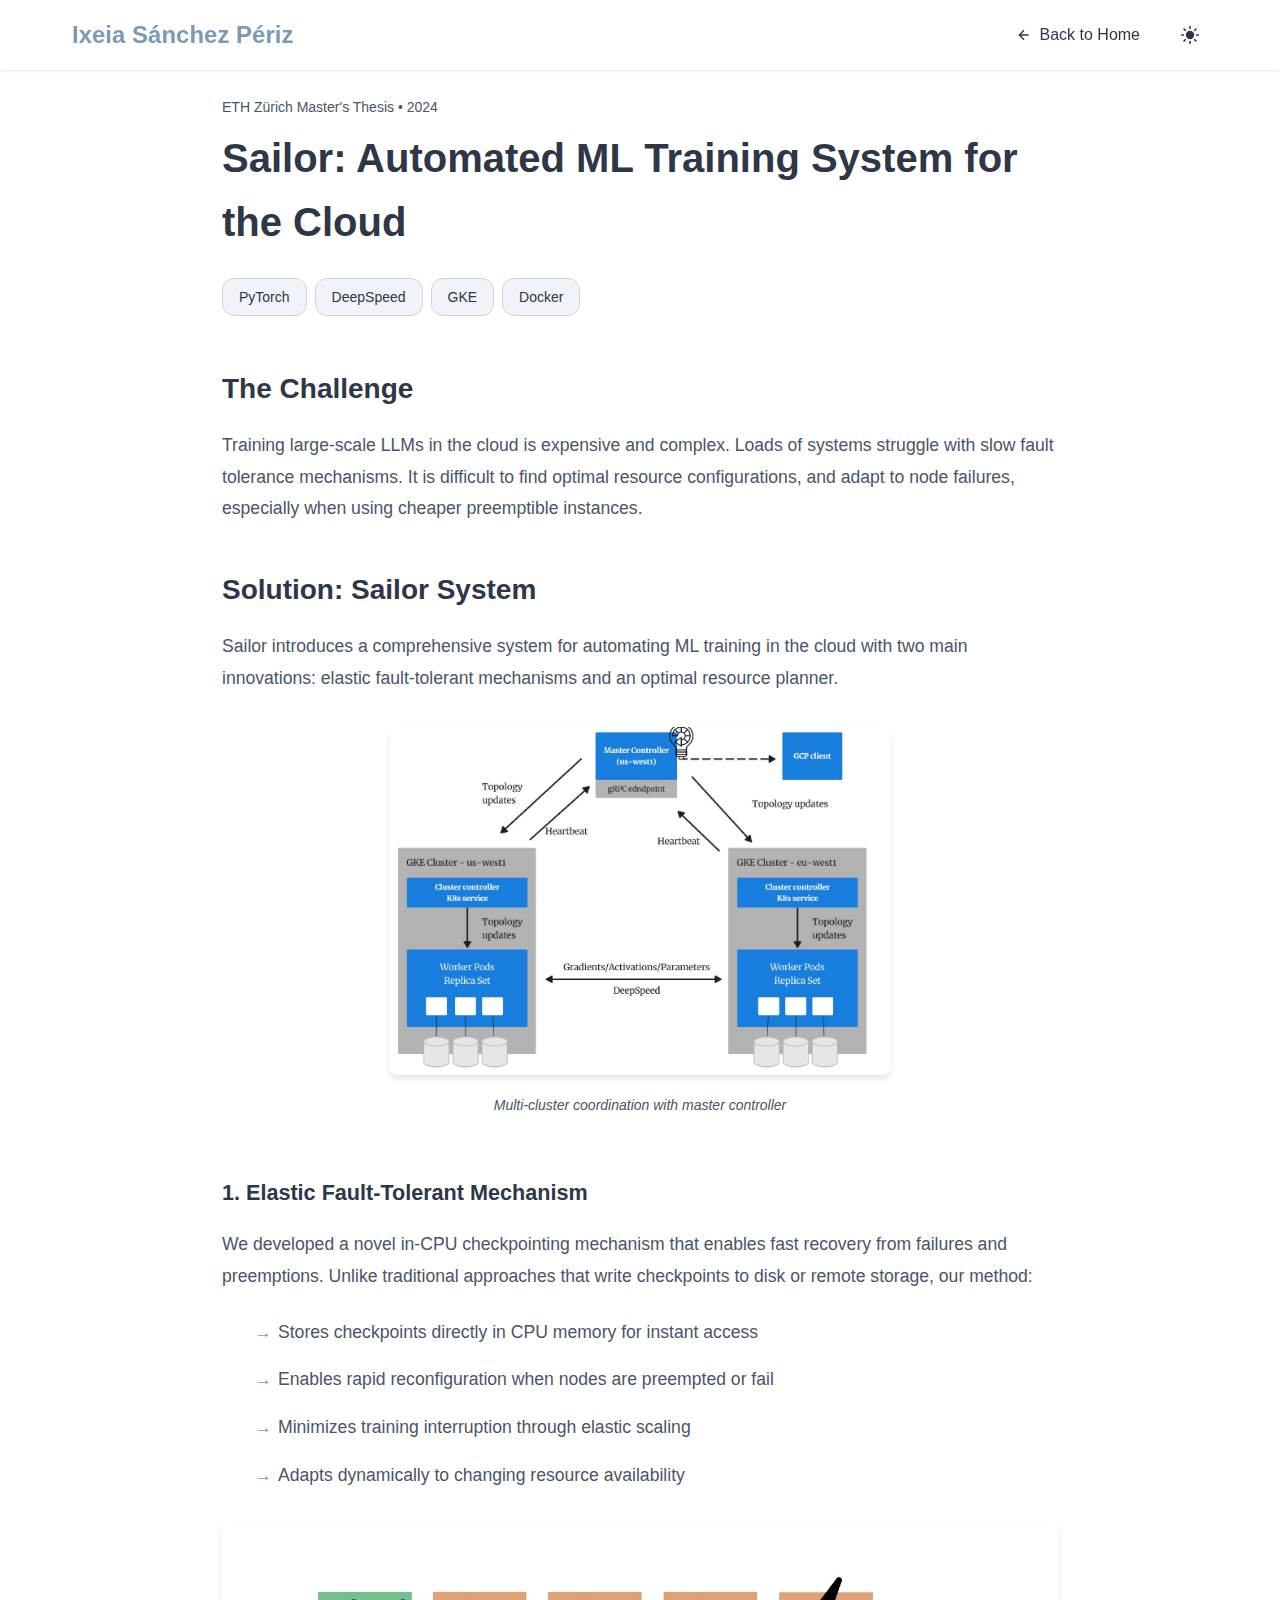
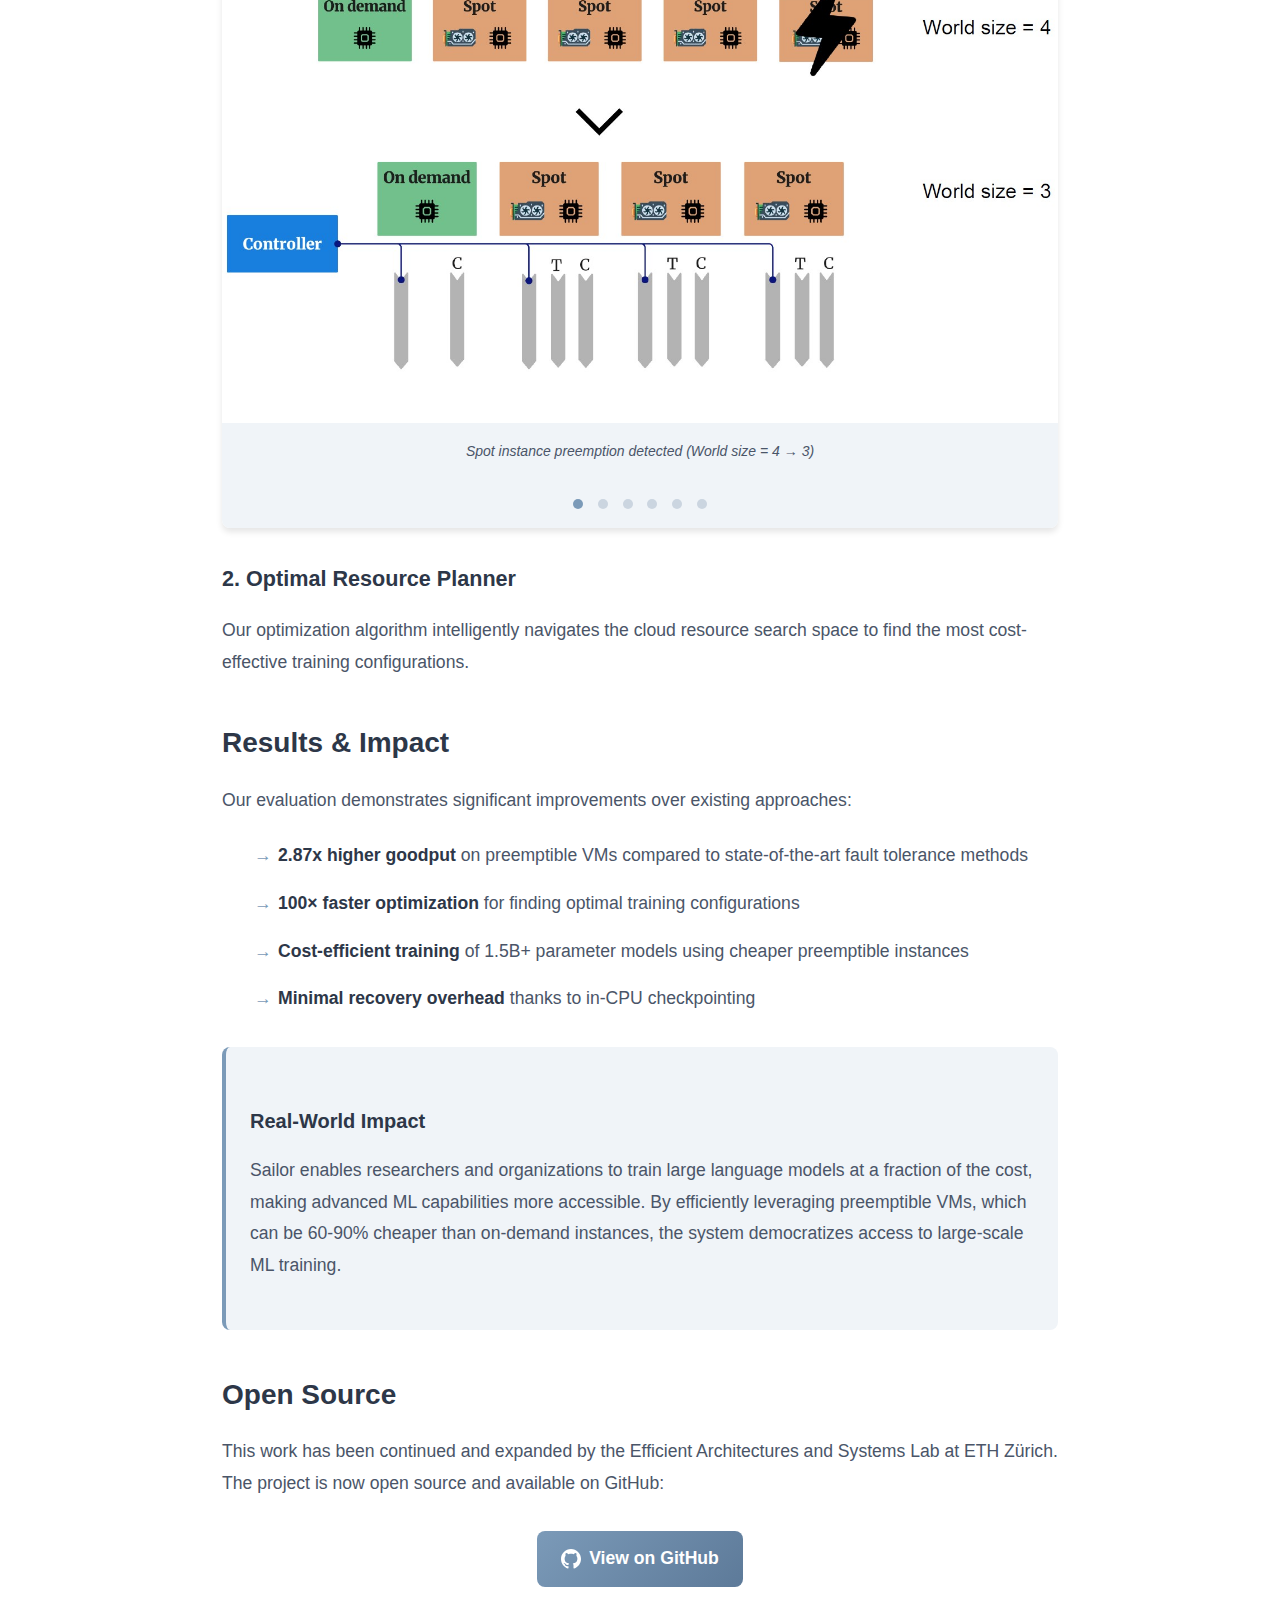
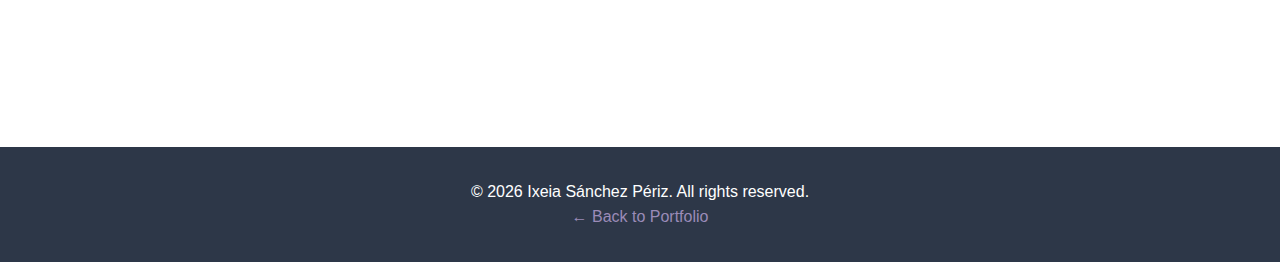
<file: projects/sailor-llm.html>
<!DOCTYPE html>
<html lang="en">
<head>
    <meta charset="UTF-8">
    <meta name="viewport" content="width=device-width, initial-scale=1.0">
    <title>Sailor: Automated ML Training System - Ixeia Sánchez Périz</title>
    <link rel="icon" href="data:image/svg+xml,<svg xmlns='http://www.w3.org/2000/svg' viewBox='0 0 100 100'><rect width='100' height='100' rx='20' fill='%23ffffff'/><path d='M20 85 L30 70 Q35 65 40 68 L45 72 Q50 75 55 70 L60 62 Q65 55 70 60 L78 68 Q82 72 85 68 L85 85 Z' fill='%2395c9c9' stroke='%232d3748' stroke-width='2'/><path d='M25 75 L32 65 Q37 58 42 62 L50 70 Q55 74 60 68 L68 58 Q72 53 77 58 L82 65 L82 85 L25 85 Z' fill='%23b8a8d8' opacity='0.7' stroke='%232d3748' stroke-width='2'/><path d='M35 50 L45 30 L50 35 L55 28 L65 45 L70 38 L80 55' fill='none' stroke='%237b9ab8' stroke-width='2.5' stroke-linecap='round' stroke-linejoin='round'/><ellipse cx='18' cy='25' rx='8' ry='5' fill='%23e8a89a' opacity='0.8'/><ellipse cx='25' cy='18' rx='7' ry='4' fill='%23e8a89a' opacity='0.6'/></svg>">
    <style>
        * {
            margin: 0;
            padding: 0;
            box-sizing: border-box;
        }

        :root {
            --primary-color: #7b9ab8;
            --secondary-color: #5d7a99;
            --accent-color: #9ab5ce;
            --text-dark: #2d3748;
            --text-light: #4a5568;
            --bg-light: #f0f4f8;
            --bg-white: #ffffff;
            --border-color: #cbd5e0;
        }

        [data-theme="dark"] {
            --primary-color: #6b8fb0;
            --secondary-color: #7a9fc0;
            --accent-color: #b8a8d8;
            --text-dark: #e2e8f0;
            --text-light: #cbd5e0;
            --bg-light: #1a202c;
            --bg-white: #2d3748;
            --border-color: #4a5568;
        }

        body {
            font-family: -apple-system, BlinkMacSystemFont, 'Segoe UI', Roboto, 'Helvetica Neue', Arial, sans-serif;
            line-height: 1.6;
            color: var(--text-dark);
            background-color: var(--bg-white);
        }

        nav {
            background-color: var(--bg-white);
            box-shadow: 0 1px 3px rgba(0, 0, 0, 0.1);
            position: fixed;
            width: 100%;
            top: 0;
            z-index: 1000;
        }

        nav .container {
            max-width: 1200px;
            margin: 0 auto;
            padding: 1rem 2rem;
            display: flex;
            justify-content: space-between;
            align-items: center;
        }

        nav .logo {
            font-size: 1.5rem;
            font-weight: 700;
            color: var(--primary-color);
            text-decoration: none;
        }

        nav .back-link {
            text-decoration: none;
            color: var(--text-dark);
            font-weight: 500;
            transition: color 0.3s;
            display: inline-flex;
            align-items: center;
            gap: 0.5rem;
        }

        nav .back-link:hover {
            color: var(--primary-color);
        }

        .dark-mode-toggle {
            background: none;
            border: none;
            color: var(--text-dark);
            cursor: pointer;
            padding: 0.5rem;
            display: flex;
            align-items: center;
            justify-content: center;
            border-radius: 8px;
            transition: background-color 0.3s, transform 0.2s;
        }

        .dark-mode-toggle:hover {
            background-color: var(--bg-light);
            transform: scale(1.1);
        }

        .dark-mode-toggle svg {
            width: 20px;
            height: 20px;
        }

        .container {
            max-width: 900px;
            margin: 0 auto;
            padding: 6rem 2rem 4rem;
        }

        .project-header {
            margin-bottom: 3rem;
        }

        .post-date {
            color: var(--text-light);
            font-size: 0.875rem;
            margin-bottom: 0.5rem;
        }

        h1 {
            font-size: 2.5rem;
            margin-bottom: 1.5rem;
            color: var(--text-dark);
        }

        .tech-tags {
            display: flex;
            flex-wrap: wrap;
            gap: 0.5rem;
            margin: 1.5rem 0;
        }

        .tech-tag {
            padding: 0.4rem 1rem;
            background-color: var(--bg-light);
            border: 1px solid var(--border-color);
            border-radius: 12px;
            font-size: 0.875rem;
            color: var(--text-dark);
            font-weight: 500;
        }

        .project-content {
            color: var(--text-light);
            font-size: 1.1rem;
            line-height: 1.8;
        }

        .project-content p {
            margin-bottom: 1.5rem;
        }

        .project-content h2 {
            font-size: 1.75rem;
            margin: 2.5rem 0 1rem;
            color: var(--text-dark);
        }

        .project-content h3 {
            font-size: 1.35rem;
            margin: 2rem 0 1rem;
            color: var(--text-dark);
        }

        .project-content ul {
            margin: 1.5rem 0 1.5rem 2rem;
            list-style: none;
        }

        .project-content ul li {
            margin-bottom: 1rem;
            position: relative;
            padding-left: 1.5rem;
        }

        .project-content ul li:before {
            content: "→";
            position: absolute;
            left: 0;
            color: var(--primary-color);
            font-weight: bold;
        }

        .project-content strong {
            color: var(--text-dark);
        }

        .highlight-box {
            margin: 2rem 0;
            padding: 1.5rem;
            background-color: var(--bg-light);
            border-left: 4px solid var(--primary-color);
            border-radius: 8px;
        }

        .highlight-box h3 {
            font-size: 1.25rem;
            margin-bottom: 1rem;
            color: var(--text-dark);
        }

        .project-content a {
            color: #8b7aa8;
            text-decoration: none;
            font-weight: 500;
        }

        .project-content a:hover {
            text-decoration: underline;
            color: #7a6997;
        }

        [data-theme="dark"] .project-content a {
            color: #e0d4f7;
        }

        [data-theme="dark"] .project-content a:hover {
            color: #f0e8ff;
        }

        footer {
            background-color: #2d3748;
            color: white;
            text-align: center;
            padding: 2rem;
            margin-top: 4rem;
        }

        [data-theme="dark"] footer {
            background-color: #1a202c;
        }

        footer a {
            color: #9b8bb8;
            text-decoration: none;
        }

        [data-theme="dark"] footer a {
            color: #c9b8e8;
        }

        footer a:hover {
            text-decoration: underline;
        }

        .carousel-container {
            position: relative;
            max-width: 100%;
            margin: 2rem auto;
            overflow: hidden;
            border-radius: 8px;
            box-shadow: 0 4px 6px rgba(0, 0, 0, 0.1);
        }

        .carousel-slide {
            display: none;
            animation: fadeIn 0.5s;
            min-height: 500px;
        }

        .carousel-slide.active {
            display: flex;
            flex-direction: column;
        }

        .carousel-slide img {
            width: 100%;
            height: 500px;
            object-fit: contain;
            object-position: center;
            background-color: var(--bg-white);
            display: block;
        }

        .carousel-caption {
            text-align: center;
            padding: 1rem;
            background-color: var(--bg-light);
            font-size: 0.875rem;
            color: var(--text-light);
            font-style: italic;
        }

        .carousel-indicators {
            text-align: center;
            padding: 0.5rem;
            background-color: var(--bg-light);
        }

        .carousel-dot {
            display: inline-block;
            width: 10px;
            height: 10px;
            border-radius: 50%;
            background-color: var(--border-color);
            margin: 0 5px;
            cursor: pointer;
            transition: background-color 0.3s;
        }

        .carousel-dot.active {
            background-color: var(--primary-color);
        }

        @keyframes fadeIn {
            from { opacity: 0; }
            to { opacity: 1; }
        }

        @media (max-width: 768px) {
            h1 {
                font-size: 2rem;
            }

            .project-content {
                font-size: 1rem;
            }
        }
    </style>
</head>
<body>
    <nav>
        <div class="container">
            <a href="../index.html" class="logo">Ixeia Sánchez Périz</a>
            <div style="display: flex; align-items: center; gap: 2rem;">
                <a href="../index.html#work" class="back-link">
                    <svg width="16" height="16" viewBox="0 0 24 24" fill="none" stroke="currentColor" stroke-width="2">
                        <path d="M19 12H5M12 19l-7-7 7-7"/>
                    </svg>
                    Back to Home
                </a>
                <button id="darkModeToggle" class="dark-mode-toggle" aria-label="Toggle dark mode">
                    <svg class="sun-icon" viewBox="0 0 24 24" width="20" height="20" fill="currentColor" stroke="currentColor" stroke-width="2" stroke-linecap="round" stroke-linejoin="round">
                        <circle cx="12" cy="12" r="4" fill="currentColor"/>
                        <path d="M12 2v2m0 16v2M4.93 4.93l1.41 1.41m11.32 11.32l1.41 1.41M2 12h2m16 0h2M4.93 19.07l1.41-1.41m11.32-11.32l1.41-1.41" fill="none"/>
                    </svg>
                    <svg class="moon-icon" viewBox="0 0 24 24" width="20" height="20" fill="currentColor" style="display: none;">
                        <path d="M21 12.79A9 9 0 1 1 11.21 3 7 7 0 0 0 21 12.79z"/>
                    </svg>
                </button>
            </div>
        </div>
    </nav>

    <div class="container">
        <div class="project-header">
            <div class="post-date">ETH Zürich Master's Thesis • 2024</div>
            <h1>Sailor: Automated ML Training System for the Cloud</h1>
            <div class="tech-tags">
                <span class="tech-tag">PyTorch</span>
                <span class="tech-tag">DeepSpeed</span>
                <span class="tech-tag">GKE</span>
                <span class="tech-tag">Docker</span>
            </div>
        </div>

        <div class="project-content">
            <h2>The Challenge</h2>
            <p>
                Training large-scale LLMs in the cloud is expensive and complex. Loads of systems struggle with slow fault tolerance mechanisms. It is difficult to find optimal resource configurations, and adapt to node failures, especially when using cheaper preemptible instances.
            </p>

            <h2>Solution: Sailor System</h2>
            <p>
                Sailor introduces a comprehensive system for automating ML training in the cloud with two main innovations: elastic fault-tolerant mechanisms and an optimal resource planner.
            </p>

            <div style="display: flex; gap: 1rem; margin: 2rem 0; flex-wrap: wrap; justify-content: center;">
                <div style="flex: 1; min-width: 300px; max-width: 500px;">
                    <img src="../assets/sailor-sys1.jpg" alt="Sailor System Architecture - Multi-cluster coordination" style="width: 100%; border-radius: 8px; box-shadow: 0 4px 6px rgba(0, 0, 0, 0.1);">
                    <p style="font-size: 0.875rem; color: var(--text-light); margin-top: 0.5rem; text-align: center; font-style: italic;">Multi-cluster coordination with master controller</p>
                </div>
            </div>

            <h3>1. Elastic Fault-Tolerant Mechanism</h3>
            <p>
                We developed a novel in-CPU checkpointing mechanism that enables fast recovery from failures and preemptions. Unlike traditional approaches that write checkpoints to disk or remote storage, our method:
            </p>
            <ul>
                <li>Stores checkpoints directly in CPU memory for instant access</li>
                <li>Enables rapid reconfiguration when nodes are preempted or fail</li>
                <li>Minimizes training interruption through elastic scaling</li>
                <li>Adapts dynamically to changing resource availability</li>
            </ul>

            <div class="carousel-container">
                <div class="carousel-slide active">
                    <img src="../assets/sailor-elastic1.jpg" alt="Preemption detected">
                    <div class="carousel-caption">Spot instance preemption detected (World size = 4 → 3)</div>
                </div>
                <div class="carousel-slide">
                    <img src="../assets/sailor-elastic2.jpg" alt="Step 1: Error caught">
                    <div class="carousel-caption">Step 1: Controller catches error and kills all processes</div>
                </div>
                    <div class="carousel-slide">
                    <img src="../assets/sailor-elastic3.jpg" alt="Step 5: New config requested">
                    <div class="carousel-caption">Step 2: New configuration is shared to all nodes</div>
                </div>
                <div class="carousel-slide">
                    <img src="../assets/sailor-elastic4.jpg" alt="Step 3: Checkpoint recovery">
                    <div class="carousel-caption">Step 3: Recover from in-CPU checkpoint with new split</div>
                </div>
                <div class="carousel-slide">
                    <img src="../assets/sailor-elastic5.jpg" alt="Step 4: Cleanup">
                    <div class="carousel-caption">Step 4: Cleanup obsolete resources</div>
                </div>
                <div class="carousel-slide">
                    <img src="../assets/sailor-elastic6.jpg" alt="Step 5: Training resumes">
                    <div class="carousel-caption">Step 5: Training resumes with new world size</div>
                </div>
                <div class="carousel-indicators">
                    <span class="carousel-dot active" onclick="currentSlide(0)"></span>
                    <span class="carousel-dot" onclick="currentSlide(1)"></span>
                    <span class="carousel-dot" onclick="currentSlide(2)"></span>
                    <span class="carousel-dot" onclick="currentSlide(3)"></span>
                    <span class="carousel-dot" onclick="currentSlide(4)"></span>
                    <span class="carousel-dot" onclick="currentSlide(5)"></span>
                </div>
            </div>

            <h3>2. Optimal Resource Planner</h3>
            <p>
                Our optimization algorithm intelligently navigates the cloud resource search space to find the most cost-effective training configurations.
            </p>
            <h2>Results & Impact</h2>
            <p>
                Our evaluation demonstrates significant improvements over existing approaches:
            </p>
            <ul>
                <li><strong>2.87x higher goodput</strong> on preemptible VMs compared to state-of-the-art fault tolerance methods</li>
                <li><strong>100× faster optimization</strong> for finding optimal training configurations</li>
                <li><strong>Cost-efficient training</strong> of 1.5B+ parameter models using cheaper preemptible instances</li>
                <li><strong>Minimal recovery overhead</strong> thanks to in-CPU checkpointing</li>
            </ul>

            <div class="highlight-box">
                <h3>Real-World Impact</h3>
                <p>
                    Sailor enables researchers and organizations to train large language models at a fraction of the cost, making advanced ML capabilities more accessible. By efficiently leveraging preemptible VMs, which can be 60-90% cheaper than on-demand instances, the system democratizes access to large-scale ML training.
                </p>
            </div>

            <h2>Open Source</h2>
            <p>
                This work has been continued and expanded by the Efficient Architectures and Systems Lab at ETH Zürich. The project is now open source and available on GitHub:
            </p>
            <p style="text-align: center; margin: 2rem 0;">
                <a href="https://github.com/eth-easl/sailor" target="_blank" style="display: inline-flex; align-items: center; gap: 0.5rem; padding: 0.75rem 1.5rem; background: linear-gradient(135deg, var(--primary-color) 0%, var(--secondary-color) 100%); color: white; text-decoration: none; border-radius: 8px; font-weight: 600; transition: transform 0.3s, box-shadow 0.3s;">
                    <svg viewBox="0 0 24 24" width="20" height="20" fill="currentColor">
                        <path d="M12 0c-6.626 0-12 5.373-12 12 0 5.302 3.438 9.8 8.207 11.387.599.111.793-.261.793-.577v-2.234c-3.338.726-4.033-1.416-4.033-1.416-.546-1.387-1.333-1.756-1.333-1.756-1.089-.745.083-.729.083-.729 1.205.084 1.839 1.237 1.839 1.237 1.07 1.834 2.807 1.304 3.492.997.107-.775.418-1.305.762-1.604-2.665-.305-5.467-1.334-5.467-5.931 0-1.311.469-2.381 1.236-3.221-.124-.303-.535-1.524.117-3.176 0 0 1.008-.322 3.301 1.23.957-.266 1.983-.399 3.003-.404 1.02.005 2.047.138 3.006.404 2.291-1.552 3.297-1.23 3.297-1.23.653 1.653.242 2.874.118 3.176.77.84 1.235 1.911 1.235 3.221 0 4.609-2.807 5.624-5.479 5.921.43.372.823 1.102.823 2.222v3.293c0 .319.192.694.801.576 4.765-1.589 8.199-6.086 8.199-11.386 0-6.627-5.373-12-12-12z"/>
                    </svg>
                    View on GitHub
                </a>
            </p>
        </div>
    </div>

    <footer>
        <p>&copy; <span id="currentYear"></span> Ixeia Sánchez Périz. All rights reserved.</p>
        <p><a href="../index.html">← Back to Portfolio</a></p>
    </footer>

    <script>
        // Set current year
        document.getElementById('currentYear').textContent = new Date().getFullYear();

        // Dark mode toggle functionality
        const darkModeToggle = document.getElementById('darkModeToggle');
        const sunIcon = document.querySelector('.sun-icon');
        const moonIcon = document.querySelector('.moon-icon');
        const html = document.documentElement;

        // Check for saved theme preference or default to light mode
        const currentTheme = localStorage.getItem('theme') || 'light';
        html.setAttribute('data-theme', currentTheme);
        updateIcons(currentTheme);

        darkModeToggle.addEventListener('click', () => {
            const currentTheme = html.getAttribute('data-theme');
            const newTheme = currentTheme === 'light' ? 'dark' : 'light';
            
            html.setAttribute('data-theme', newTheme);
            localStorage.setItem('theme', newTheme);
            updateIcons(newTheme);
        });

        function updateIcons(theme) {
            if (theme === 'dark') {
                sunIcon.style.display = 'none';
                moonIcon.style.display = 'block';
            } else {
                sunIcon.style.display = 'block';
                moonIcon.style.display = 'none';
            }
        }

        // Carousel functionality
        let currentSlideIndex = 0;
        let carouselInterval;

        function showSlide(index) {
            const slides = document.querySelectorAll('.carousel-slide');
            const dots = document.querySelectorAll('.carousel-dot');
            
            if (index >= slides.length) {
                currentSlideIndex = 0;
            } else if (index < 0) {
                currentSlideIndex = slides.length - 1;
            } else {
                currentSlideIndex = index;
            }
            
            slides.forEach(slide => slide.classList.remove('active'));
            dots.forEach(dot => dot.classList.remove('active'));
            
            slides[currentSlideIndex].classList.add('active');
            dots[currentSlideIndex].classList.add('active');
        }

        function nextSlide() {
            showSlide(currentSlideIndex + 1);
        }

        function currentSlide(index) {
            showSlide(index);
            // Reset the interval when user manually selects a slide
            clearInterval(carouselInterval);
            carouselInterval = setInterval(nextSlide, 4000);
        }

        // Auto-advance carousel every 3 seconds
        carouselInterval = setInterval(nextSlide, 4000);
        // Pause carousel on hover
        const carouselContainer = document.querySelector('.carousel-container');
        if (carouselContainer) {
            carouselContainer.addEventListener('mouseenter', () => {
                clearInterval(carouselInterval);
            });
            
            carouselContainer.addEventListener('mouseleave', () => {
                carouselInterval = setInterval(nextSlide, 4000);
            });
        }
    </script>
</body>
</html>
</file>
